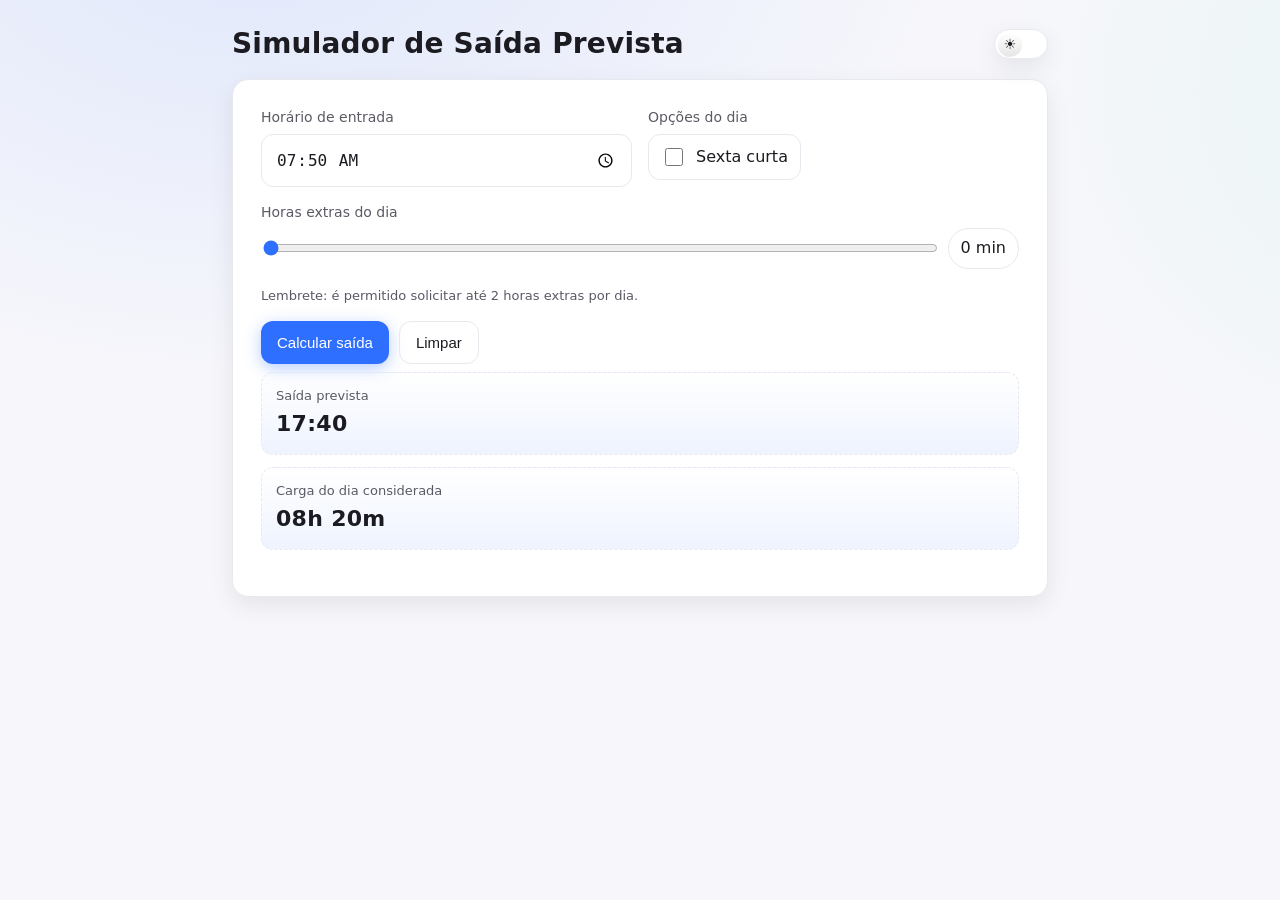
<file: ferramentas/calculadora.html>
<!doctype html>
<html lang="pt-BR">
<head>
  <meta charset="utf-8" />
  <meta name="viewport" content="width=device-width,initial-scale=1" />
  <title>Saída Prevista - Simulador</title>
  <style>
    :root {
      --bg: #0f0f13;
      --fg: #e9e9ee;
      --muted: #a8a8b3;
      --card: #16161d;
      --accent: #5b8cff;
      --accent-2: #6ee7b7;
      --border: #262633;
      --input: #1d1d27;
      --shadow: 0 8px 30px rgba(0,0,0,.25);
    }

    /* tema claro */
    .theme-light {
      --bg: #f7f7fb;
      --fg: #1b1b21;
      --muted: #5a5a66;
      --card: #ffffff;
      --accent: #2f6fff;
      --accent-2: #16a34a;
      --border: #e8e8ef;
      --input: #ffffff;
      --shadow: 0 8px 24px rgba(0,0,0,.08);
    }

    * { box-sizing: border-box; }
    html, body { height: 100%; }
    body {
      margin: 0;
      font-family: system-ui, -apple-system, Segoe UI, Roboto, Inter, Arial, sans-serif;
      background: radial-gradient(1200px 800px at 20% -10%, rgba(91,140,255,.15), transparent 60%),
                  radial-gradient(900px 700px at 120% 10%, rgba(110,231,183,.12), transparent 60%),
                  var(--bg);
      color: var(--fg);
      line-height: 1.4;
    }

    .wrap {
      max-width: 880px;
      margin: 0 auto;
      padding: 24px clamp(16px, 2.5vw, 32px) 48px;
    }

    header {
      display: flex;
      align-items: center;
      justify-content: space-between;
      gap: 12px;
      margin-bottom: 16px;
    }

    h1 {
      font-size: clamp(20px, 2.4vw, 28px);
      margin: 0;
      letter-spacing: .2px;
    }

    .card {
      background: var(--card);
      border: 1px solid var(--border);
      border-radius: 16px;
      box-shadow: var(--shadow);
      padding: clamp(16px, 2.4vw, 28px);
    }

    .grid {
      display: grid;
      grid-template-columns: 1fr;
      gap: 16px;
    }
    @media (min-width: 680px) {
      .grid-2 { grid-template-columns: 1fr 1fr; }
      .grid-3 { grid-template-columns: 1fr 1fr 1fr; }
    }

    label { font-size: 14px; color: var(--muted); display: block; margin-bottom: 6px; }
    .row { display: flex; align-items: center; gap: 10px; }

    input[type="time"],
    input[type="number"],
    .fake-input {
      width: 100%;
      padding: 14px 14px;
      border-radius: 12px;
      border: 1px solid var(--border);
      background: var(--input);
      color: var(--fg);
      font-size: 16px;
      outline: none;
    }
    input[type="time"]:focus,
    input[type="number"]:focus { border-color: var(--accent); box-shadow: 0 0 0 3px color-mix(in srgb, var(--accent) 20%, transparent); }

    .checkbox {
      display: inline-flex;
      align-items: center;
      gap: 10px;
      user-select: none;
      cursor: pointer;
      padding: 10px 12px;
      border-radius: 12px;
      border: 1px solid var(--border);
      background: var(--input);
      width: fit-content;
    }
    .checkbox input { accent-color: var(--accent); width: 18px; height: 18px; }

    .range-wrap {
      display: grid;
      grid-template-columns: 1fr auto;
      gap: 12px;
      align-items: center;
    }
    input[type="range"] {
      width: 100%;
      accent-color: var(--accent);
    }
    .pill {
      border: 1px solid var(--border);
      background: var(--input);
      border-radius: 999px;
      padding: 8px 12px;
      font-variant-numeric: tabular-nums;
    }

    .results {
      display: grid;
      gap: 12px;
      margin-top: 8px;
    }
    .result {
      display: grid;
      gap: 4px;
      padding: 14px;
      border: 1px dashed var(--border);
      border-radius: 12px;
      background: linear-gradient(0deg, color-mix(in srgb, var(--accent) 8%, transparent), transparent);
    }
    .result .title { font-size: 13px; color: var(--muted); }
    .result .value { font-size: 22px; font-weight: 600; letter-spacing: .3px; }

    .actions { display: flex; gap: 10px; flex-wrap: wrap; }
    button {
      border: 0;
      border-radius: 12px;
      padding: 12px 16px;
      font-size: 15px;
      cursor: pointer;
      background: var(--accent);
      color: white;
      box-shadow: 0 4px 16px color-mix(in srgb, var(--accent) 35%, transparent);
    }
    button.secondary { background: transparent; color: var(--fg); border: 1px solid var(--border); box-shadow: none; }
    button:focus-visible { outline: 3px solid color-mix(in srgb, var(--accent) 45%, transparent); outline-offset: 2px; }

    /* botão sol e lua */
    .theme-toggle {
      position: relative;
      width: 54px;
      height: 30px;
      border-radius: 999px;
      border: 1px solid var(--border);
      background: var(--card);
      display: grid;
      align-items: center;
      padding: 0 4px;
      cursor: pointer;
      box-shadow: var(--shadow);
    }
    .thumb {
      position: absolute;
      top: 3px;
      left: 3px;
      width: 24px;
      height: 24px;
      border-radius: 50%;
      background: linear-gradient(180deg, #fff, #e6e6e6);
      transition: transform .25s ease;
      display: grid;
      place-items: center;
      font-size: 14px;
    }
    .theme-light .thumb { transform: translateX(0); }
    .theme-dark .thumb { transform: translateX(24px); background: linear-gradient(180deg, #24242a, #16161d); color: #ffd76a; }

    .footer { margin-top: 18px; color: var(--muted); font-size: 13px; }
    .mark { color: var(--accent); }

    .kbd { font-family: ui-monospace, SFMono-Regular, Menlo, Consolas, monospace; font-size: 12px; padding: 2px 6px; border: 1px solid var(--border); border-radius: 6px; background: var(--input); color: var(--fg); }
  </style>
</head>
<body class="theme-dark">
  <div class="wrap">
    <header>
      <h1>Simulador de Saída Prevista</h1>
      <div class="theme-toggle" id="themeToggle" role="button" aria-label="Alternar tema" title="Alternar claro e escuro">
        <div class="thumb" id="themeThumb">☀️</div>
      </div>
    </header>

    <div class="card">
      <div class="grid grid-2">
        <div>
          <label for="entrada">Horário de entrada</label>
          <input id="entrada" type="time" step="60" value="07:50" />
        </div>

        <div>
          <label for="sextaCurta">Opções do dia</label>
          <div class="checkbox">
            <input id="sextaCurta" type="checkbox" />
            <span>Sexta curta</span>
          </div>
        </div>

        <div style="grid-column: 1 / -1;">
          <label for="extras">Horas extras do dia</label>
          <div class="range-wrap">
            <input id="extras" type="range" min="0" max="120" step="5" value="0" />
            <div class="pill"><span id="extrasOut">0</span> min</div>
          </div>
          <div class="footer">Lembrete: é permitido solicitar até 2 horas extras por dia.</div>
        </div>
      </div>

      <div class="actions" style="margin-top: 16px;">
        <button id="calcBtn">Calcular saída</button>
        <button class="secondary" id="limpar">Limpar</button>
      </div>

      <div class="results">
        <div class="result">
          <div class="title">Saída prevista</div>
          <div class="value" id="saidaPrevista">—</div>
        </div>
        <div class="result">
          <div class="title">Carga do dia considerada</div>
          <div class="value" id="cargaDia">—</div>
        </div>
      </div>

      <div class="footer">
        <!-- Preferências ficam salvas no seu navegador. Para recomputar rapidamente você pode pressionar <span class="kbd">Enter</span>. -->
      </div>
    </div>
  </div>

  <script>
    // Configurações fixas
    const DURACAO_PADRAO = 590; // segunda a quinta: 9h 50m = 590 min
    const DURACAO_SEXTA = 490;  // sexta curta: 8h 10m = 490 min
    const ALMOCO = 90;          // 1h30 de almoço

    // Elementos
    const entradaEl = document.getElementById('entrada');
    const sextaEl = document.getElementById('sextaCurta');
    const extrasEl = document.getElementById('extras');
    const extrasOutEl = document.getElementById('extrasOut');
    const saidaEl = document.getElementById('saidaPrevista');
    const cargaEl = document.getElementById('cargaDia');
    const calcBtn = document.getElementById('calcBtn');
    const limparBtn = document.getElementById('limpar');
    const themeToggle = document.getElementById('themeToggle');
    const themeThumb = document.getElementById('themeThumb');
    const body = document.body;

    // Utilidades
    function hhmmToMin(hhmm) {
      if (!hhmm || !hhmm.includes(':')) return null;
      const [h, m] = hhmm.split(':').map(Number);
      if (Number.isNaN(h) || Number.isNaN(m)) return null;
      return h * 60 + m;
    }

    function minToHHMM(totalMin) {
      const m = ((totalMin % (24*60)) + (24*60)) % (24*60);
      const h = Math.floor(m / 60);
      const mm = m % 60;
      return String(h).padStart(2, '0') + ':' + String(mm).padStart(2, '0');
    }

    function formatDuracao(min) {
      const h = Math.floor(min / 60);
      const m = min % 60;
      return `${String(h).padStart(2, '0')}h ${String(m).padStart(2, '0')}m`;
    }

    function getDuracaoDia() {
      return sextaEl.checked ? DURACAO_SEXTA : DURACAO_PADRAO;
    }

    function calcular() {
      const entrada = hhmmToMin(entradaEl.value);
      if (entrada === null) {
        saidaEl.textContent = 'Informe um horário válido';
        cargaEl.textContent = '—';
        return;
      }
      const duracao = getDuracaoDia();
      const extras = Number(extrasEl.value) || 0;
      const total = entrada + duracao + extras;

      // Saída prevista continua igual
      saidaEl.textContent = minToHHMM(total);

      // Agora desconta 1h30 (90 min) na carga exibida
      const cargaComAlmoco = duracao + extras - ALMOCO;
      cargaEl.textContent = formatDuracao(cargaComAlmoco);

      salvarPreferencias();
    }

    function salvarPreferencias() {
      const prefs = {
        entrada: entradaEl.value,
        sextaCurta: sextaEl.checked,
        extras: extrasEl.value,
        theme: body.classList.contains('theme-light') ? 'light' : 'dark'
      };
      localStorage.setItem('simuladorPrefs', JSON.stringify(prefs));
    }

    function carregarPreferencias() {
      try {
        const raw = localStorage.getItem('simuladorPrefs');
        if (!raw) return;
        const p = JSON.parse(raw);
        if (p.entrada) entradaEl.value = p.entrada;
        if (typeof p.sextaCurta === 'boolean') sextaEl.checked = p.sextaCurta;
        if (p.extras) extrasEl.value = p.extras;
        atualizaExtrasOut();
        if (p.theme === 'light') setTheme('light');
        if (p.theme === 'dark') setTheme('dark');
      } catch {}
    }

    function atualizaExtrasOut() {
      extrasOutEl.textContent = extrasEl.value;
    }

    // Tema
    function setTheme(mode) {
      body.classList.remove('theme-light','theme-dark');
      if (mode === 'light') {
        body.classList.add('theme-light');
        themeThumb.textContent = '☀️';
      } else {
        body.classList.add('theme-dark');
        themeThumb.textContent = '🌙';
      }
      salvarPreferencias();
    }

    function toggleTheme() {
      const isLight = body.classList.contains('theme-light');
      setTheme(isLight ? 'dark' : 'light');
    }

    // Eventos
    calcBtn.addEventListener('click', calcular);
    limparBtn.addEventListener('click', () => {
      entradaEl.value = '07:50';
      sextaEl.checked = false;
      extrasEl.value = 0;
      atualizaExtrasOut();
      saidaEl.textContent = '—';
      cargaEl.textContent = '—';
      salvarPreferencias();
      entradaEl.focus();
    });

    entradaEl.addEventListener('change', calcular);
    sextaEl.addEventListener('change', calcular);
    extrasEl.addEventListener('input', () => { atualizaExtrasOut(); calcular(); });

    document.addEventListener('keydown', (e) => {
      if (e.key === 'Enter') calcular();
    });

    themeToggle.addEventListener('click', toggleTheme);

    (function init() {
      const hasPrefs = !!localStorage.getItem('simuladorPrefs');
      if (!hasPrefs && window.matchMedia && window.matchMedia('(prefers-color-scheme: light)').matches) {
        setTheme('light');
      } else {
        carregarPreferencias();
      }
      atualizaExtrasOut();
      calcular();
    })();
  </script>
</body>
</html>
</file>
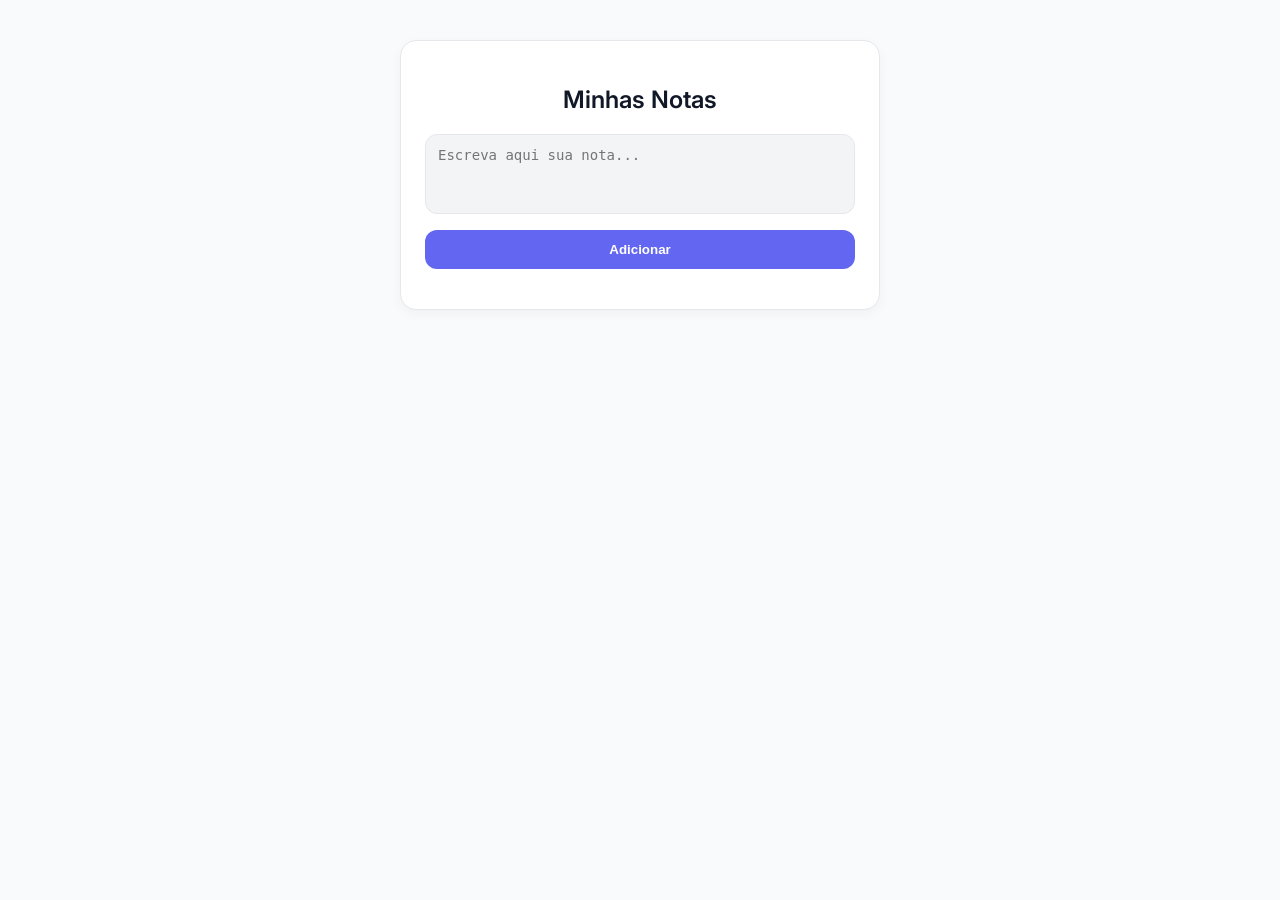
<file: ferramentas/links.html>
<!DOCTYPE html>
<html lang="pt-BR">
<head>
  <meta charset="UTF-8" />
  <meta name="viewport" content="width=device-width, initial-scale=1.0"/>
  <title>Minhas Notas</title>
  <link href="https://fonts.googleapis.com/css2?family=Inter:wght@400;600&display=swap" rel="stylesheet">
  <style>
    :root {
      --bg: #f9fafb;
      --card: #ffffff;
      --border: #e5e7eb;
      --text: #111827;
      --accent: #6366f1;
      --accent-hover: #4f46e5;
    }


    * {
      box-sizing: border-box;
    }


    body {
      margin: 0;
      font-family: 'Inter', sans-serif;
      background-color: var(--bg);
      color: var(--text);
      display: flex;
      justify-content: center;
      padding: 40px 20px;
    }


    .container {
      width: 100%;
      max-width: 480px;
      background: var(--card);
      border: 1px solid var(--border);
      border-radius: 16px;
      padding: 24px;
      box-shadow: 0 4px 12px rgba(0, 0, 0, 0.04);
    }


    h2 {
      text-align: center;
      margin-bottom: 20px;
      font-weight: 600;
    }


    textarea {
      width: 100%;
      height: 80px;
      border: 1px solid var(--border);
      border-radius: 12px;
      padding: 12px;
      font-size: 14px;
      resize: none;
      background: #f3f4f6;
      color: var(--text);
      margin-bottom: 12px;
    }


    button.add-btn {
      width: 100%;
      padding: 12px;
      background-color: var(--accent);
      border: none;
      border-radius: 12px;
      color: white;
      font-weight: 600;
      cursor: pointer;
      transition: background 0.2s;
      margin-bottom: 16px;
    }


    button.add-btn:hover {
      background-color: var(--accent-hover);
    }


    .link-item {
      position: relative;
      display: flex;
      align-items: center;
      justify-content: space-between;
      padding: 12px 16px;
      background: #f3f4f6;
      border-radius: 12px;
      margin-bottom: 10px;
      border: 1px solid var(--border);
    }


    .link-text {
      flex: 1;
      font-size: 14px;
      word-break: break-word;
      margin-right: 12px;
      white-space: pre-wrap;
    }


    .copy-btn {
      background-color: #e0e7ff;
      border: none;
      border-radius: 8px;
      padding: 6px 12px;
      font-size: 13px;
      cursor: pointer;
      transition: 0.2s;
      margin-right: 6px;
    }


    .copy-btn:hover {
      background-color: #c7d2fe;
    }


    .menu {
      position: relative;
    }


    .menu-btn {
      background: none;
      border: none;
      font-size: 18px;
      cursor: pointer;
      padding: 4px;
    }


    .dropdown {
      display: none;
      position: absolute;
      right: 0;
      top: 28px;
      background: white;
      border: 1px solid var(--border);
      border-radius: 8px;
      box-shadow: 0 4px 12px rgba(0, 0, 0, 0.08);
      z-index: 100;
    }


    .dropdown button {
      padding: 8px 12px;
      width: 100%;
      background: none;
      border: none;
      text-align: left;
      cursor: pointer;
      font-size: 14px;
    }


    .dropdown button:hover {
      background: #fef2f2;
      color: #dc2626;
    }
  </style>
</head>
<body>
  <div class="container">
    <h2>Minhas Notas</h2>
    <textarea id="linkInput" placeholder="Escreva aqui sua nota..."></textarea>
    <button class="add-btn" onclick="adicionarNota()">Adicionar</button>
    <div id="listaLinks"></div>
  </div>


  <script>
    const input = document.getElementById("linkInput");
    const lista = document.getElementById("listaLinks");
    let notas = JSON.parse(localStorage.getItem("notas") || "[]");


    function salvarNotas() {
      localStorage.setItem("notas", JSON.stringify(notas));
    }


    function renderizarNotas() {
      lista.innerHTML = "";
      notas.forEach((texto, index) => {
        const div = document.createElement("div");
        div.className = "link-item";


        const span = document.createElement("span");
        span.className = "link-text";
        span.textContent = texto;


        const copyBtn = document.createElement("button");
        copyBtn.className = "copy-btn";
        copyBtn.textContent = "Copiar";
        copyBtn.onclick = () => {
          navigator.clipboard.writeText(texto);
          copyBtn.textContent = "Copiado!";
          setTimeout(() => copyBtn.textContent = "Copiar", 1500);
        };


        const menuDiv = document.createElement("div");
        menuDiv.className = "menu";


        const menuBtn = document.createElement("button");
        menuBtn.className = "menu-btn";
        menuBtn.textContent = "⋯";
        menuBtn.onclick = (e) => {
          e.stopPropagation();
          const dropdowns = document.querySelectorAll(".dropdown");
          dropdowns.forEach(d => d.style.display = "none");
          dropdown.style.display = "block";
        };


        const dropdown = document.createElement("div");
        dropdown.className = "dropdown";


        const excluirBtn = document.createElement("button");
        excluirBtn.textContent = "Excluir";
        excluirBtn.onclick = () => {
          notas.splice(index, 1);
          salvarNotas();
          renderizarNotas();
        };


        dropdown.appendChild(excluirBtn);
        menuDiv.appendChild(menuBtn);
        menuDiv.appendChild(dropdown);


        div.appendChild(span);
        div.appendChild(copyBtn);
        div.appendChild(menuDiv);


        lista.prepend(div);
      });
    }


    function adicionarNota() {
      const texto = input.value.trim();
      if (texto === "") return;
      notas.push(texto);
      salvarNotas();
      renderizarNotas();
      input.value = "";
    }


    input.addEventListener("keydown", function (e) {
      if (e.key === "Enter" && !e.shiftKey) {
        e.preventDefault();
        adicionarNota();
      }
    });


    // Fecha os dropdowns se clicar fora
    document.addEventListener("click", () => {
      document.querySelectorAll(".dropdown").forEach(d => d.style.display = "none");
    });


    // Inicializa
    renderizarNotas();
  </script>
</body>
</html>
</file>
